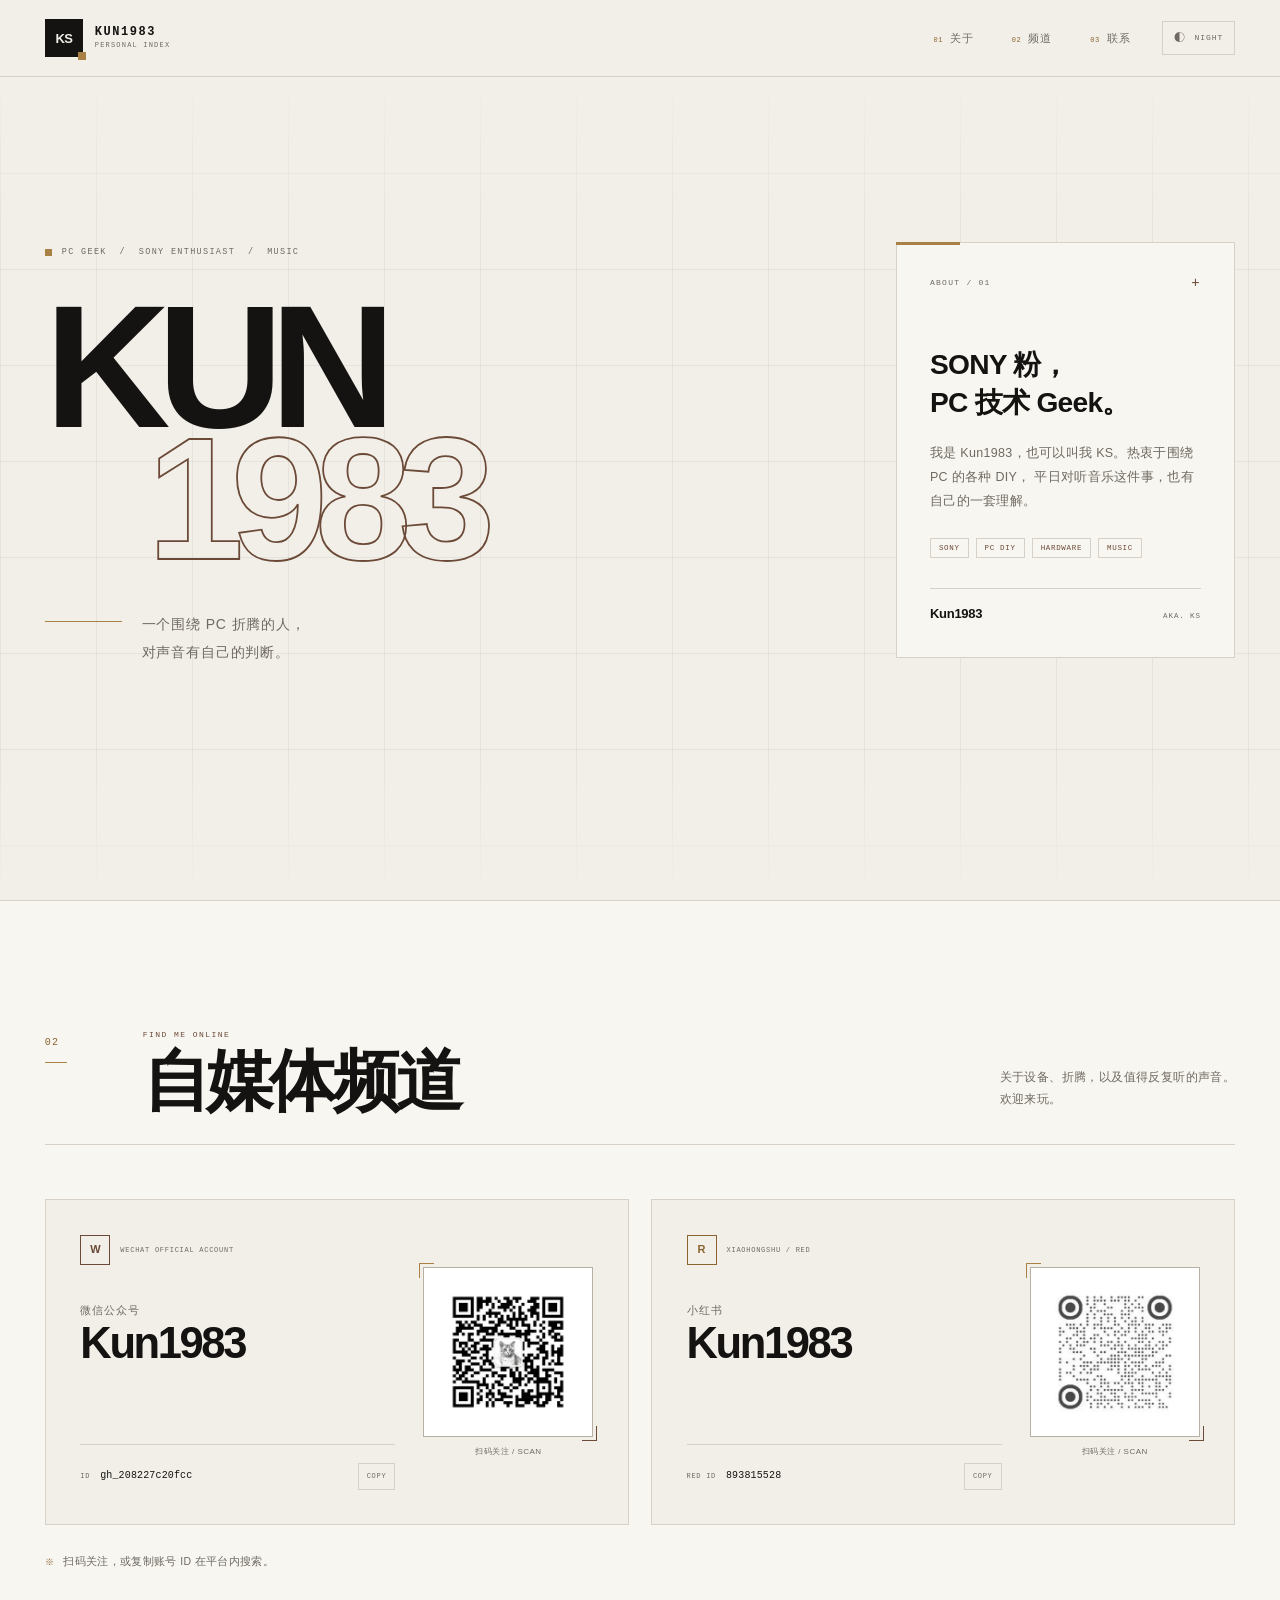
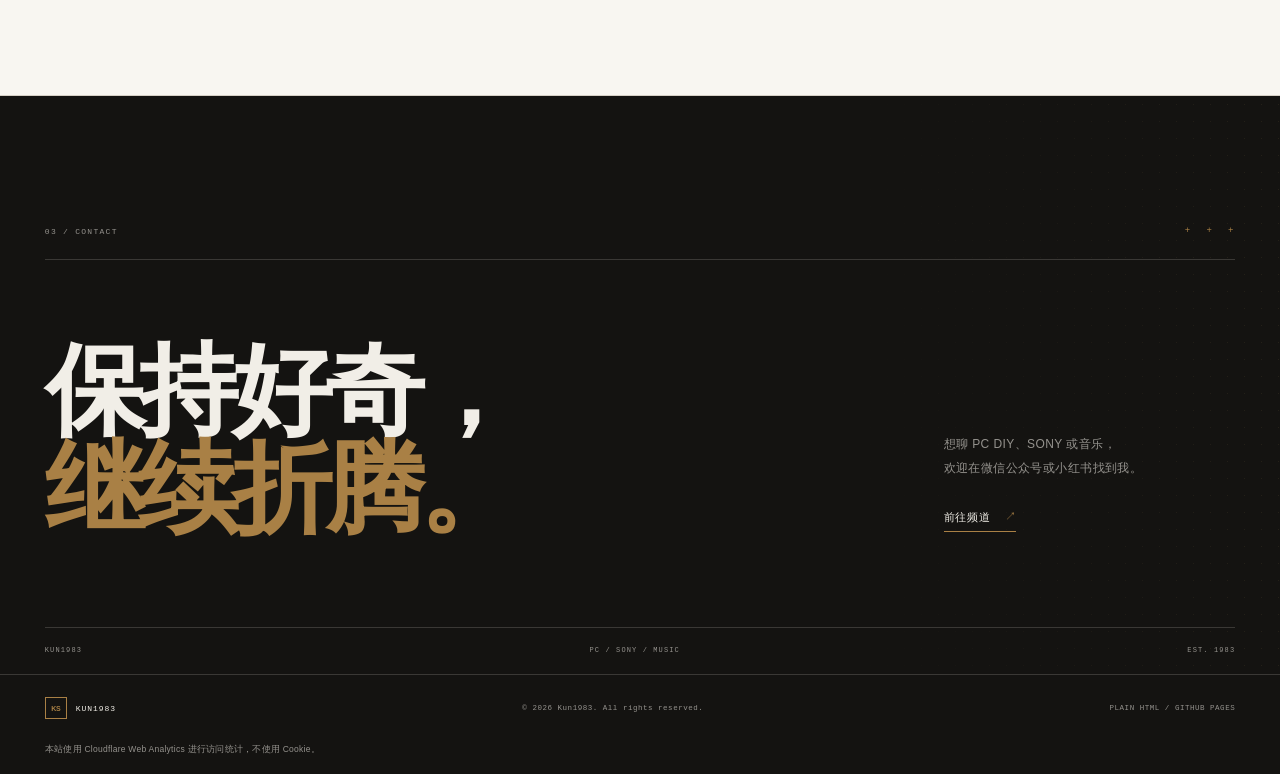
<file: index.html>
<!doctype html>
<html lang="zh-CN" data-theme="light">
<head>
  <meta charset="utf-8">
  <meta name="viewport" content="width=device-width, initial-scale=1">
  <title>Kun1983 — PC DIY / SONY / MUSIC</title>
  <meta name="description" content="Kun1983（KS）的个人主页。SONY 爱好者、PC 技术 Geek，热衷 PC DIY，也对音乐有自己的理解。欢迎在微信公众号和小红书找到我。">
  <link rel="canonical" href="https://kun1983.com/">
  <meta name="theme-color" content="#f2efe9">
  <meta name="color-scheme" content="light dark">
  <meta name="format-detection" content="telephone=no">

  <meta property="og:type" content="website">
  <meta property="og:locale" content="zh_CN">
  <meta property="og:site_name" content="Kun1983">
  <meta property="og:title" content="Kun1983 — PC DIY / SONY / MUSIC">
  <meta property="og:description" content="SONY 爱好者、PC 技术 Geek。关于 PC DIY、设备与音乐的个人索引。">
  <meta property="og:url" content="https://kun1983.com/">
  <meta property="og:image" content="https://kun1983.com/assets/img/og-cover.png">
  <meta property="og:image:width" content="1200">
  <meta property="og:image:height" content="630">
  <meta property="og:image:alt" content="Kun1983 — PC GEEK / SONY ENTHUSIAST / MUSIC">
  <meta name="twitter:card" content="summary_large_image">
  <meta name="twitter:title" content="Kun1983 — PC DIY / SONY / MUSIC">
  <meta name="twitter:description" content="SONY 爱好者、PC 技术 Geek。关于 PC DIY、设备与音乐的个人索引。">
  <meta name="twitter:image" content="https://kun1983.com/assets/img/og-cover.png">

  <link rel="icon" href="assets/img/favicon.svg" type="image/svg+xml">
  <link rel="apple-touch-icon" href="assets/img/apple-touch-icon.png">
  <link rel="manifest" href="site.webmanifest">
  <link rel="stylesheet" href="assets/css/style.css">

  <script>
    document.documentElement.classList.add('js');
    try {
      var saved = localStorage.getItem('ks-theme');
      var preferred = window.matchMedia('(prefers-color-scheme: dark)').matches ? 'dark' : 'light';
      document.documentElement.dataset.theme = saved === 'light' || saved === 'dark' ? saved : preferred;
    } catch (error) {}
  </script>
  <noscript>
    <style>
      .qr-image { opacity: 1 !important; }
      .qr-fallback { display: none !important; }
    </style>
  </noscript>

  <script type="application/ld+json">
  {
    "@context": "https://schema.org",
    "@type": "Person",
    "name": "Kun1983",
    "alternateName": "KS",
    "url": "https://kun1983.com/",
    "description": "SONY 爱好者、PC 技术 Geek，热衷 PC DIY，也对音乐有自己的理解。"
  }
  </script>
</head>
<body>
  <a class="skip-link" href="#main">跳至主要内容</a>

  <header class="site-header">
    <div class="header-inner">
      <a class="brand" href="#top" aria-label="Kun1983 个人主页">
        <span class="brand-mark" aria-hidden="true">KS</span>
        <span class="brand-word">
          <span class="brand-name">KUN1983</span>
          <span class="brand-sub">PERSONAL INDEX</span>
        </span>
      </a>

      <nav class="site-nav" aria-label="主导航">
        <a href="#about"><span>01</span>关于</a>
        <a href="#channels"><span>02</span>频道</a>
        <a href="#contact"><span>03</span>联系</a>
      </nav>

      <button class="theme-toggle" id="themeToggle" type="button" aria-label="切换深色模式">
        <span class="theme-glyph" aria-hidden="true">◐</span>
        <span class="theme-text">NIGHT</span>
      </button>
    </div>
  </header>

  <main id="main">
    <section class="hero" id="top" aria-labelledby="hero-title">
      <div class="wrap">
        <div class="hero-grid">
          <div class="hero-main">
            <p class="eyebrow">
              <span class="signal" aria-hidden="true"></span>
              PC GEEK&nbsp;&nbsp;/&nbsp;&nbsp;SONY ENTHUSIAST&nbsp;&nbsp;/&nbsp;&nbsp;MUSIC
            </p>

            <h1 class="hero-title" id="hero-title" aria-label="Kun1983">
              <span class="hero-line hero-line--kun"><span>KUN</span></span>
              <span class="hero-line hero-line--year"><span>1983</span></span>
            </h1>

            <div class="hero-sub">
              <span class="hero-rule" aria-hidden="true"></span>
              <p>一个围绕 PC 折腾的人，<br>对声音有自己的判断。</p>
            </div>
          </div>

          <aside class="about-card" id="about" data-reveal aria-labelledby="about-title">
            <div class="card-meta">
              <span>ABOUT / 01</span>
              <span class="card-cross" aria-hidden="true">+</span>
            </div>

            <h2 class="about-title" id="about-title">SONY 粉，<br>PC 技术 Geek。</h2>

            <p class="about-copy">
              我是 Kun1983，也可以叫我 KS。热衷于围绕 PC 的各种 DIY，
              平日对听音乐这件事，也有自己的一套理解。
            </p>

            <ul class="tag-list" aria-label="兴趣标签">
              <li>SONY</li>
              <li>PC DIY</li>
              <li>HARDWARE</li>
              <li>MUSIC</li>
            </ul>

            <div class="card-foot">
              <span class="card-sign">Kun1983</span>
              <span>AKA. KS</span>
            </div>
          </aside>
        </div>

        <div class="hero-bottom" data-reveal style="--delay: 180ms">
          <dl class="hero-meta">
            <div>
              <dt>BASED</dt>
              <dd>CHINA / UTC+8</dd>
            </div>
            <div>
              <dt>FOCUS</dt>
              <dd>PC DIY &amp; AUDIO</dd>
            </div>
            <div>
              <dt>STATUS</dt>
              <dd><span class="status-dot" aria-hidden="true"></span>OPEN TO CHAT</dd>
            </div>
          </dl>

          <a class="scroll-cue" href="#channels">
            <span>EXPLORE</span>
            <span class="scroll-line" aria-hidden="true"></span>
            <span class="scroll-arrow" aria-hidden="true">↓</span>
          </a>
        </div>
      </div>
    </section>

    <section class="channels" id="channels" aria-labelledby="channels-title">
      <div class="wrap">
        <div class="section-head" data-reveal>
          <p class="section-no">02</p>
          <div class="section-heading">
            <p class="section-kicker">FIND ME ONLINE</p>
            <h2 id="channels-title">自媒体频道</h2>
          </div>
          <p class="section-note">
            关于设备、折腾，以及值得反复听的声音。<br>
            欢迎来玩。
          </p>
        </div>

        <div class="channel-grid">
          <article class="channel channel--wechat" data-reveal>
            <div class="channel-body">
              <div class="channel-top">
                <span class="channel-badge" aria-hidden="true">W</span>
                <span class="channel-platform">WECHAT OFFICIAL ACCOUNT</span>
              </div>

              <h3>微信公众号</h3>
              <p class="channel-name">Kun1983</p>

              <div class="channel-id">
                <span class="id-label">ID</span>
                <code>gh_208227c20fcc</code>
                <button class="copy-btn" type="button" data-copy="gh_208227c20fcc" aria-label="复制微信公众号 ID">
                  <span>COPY</span>
                </button>
              </div>
            </div>

            <div class="qr-wrap">
              <div class="qr-frame">
                <div class="qr-fallback" aria-hidden="true">
                  <span class="qr-mono">KS</span>
                  <span class="qr-tag">WECHAT / QR</span>
                </div>
                <img class="qr-image" src="assets/img/wechat-qr.png" alt="Kun1983 微信公众号二维码" width="640" height="640" loading="lazy" decoding="async" data-qr-image>
              </div>
              <span class="qr-note" data-qr-note>扫码关注 / SCAN</span>
            </div>
          </article>

          <article class="channel channel--red" data-reveal style="--delay: 100ms">
            <div class="channel-body">
              <div class="channel-top">
                <span class="channel-badge" aria-hidden="true">R</span>
                <span class="channel-platform">XIAOHONGSHU / RED</span>
              </div>

              <h3>小红书</h3>
              <p class="channel-name">Kun1983</p>

              <div class="channel-id">
                <span class="id-label">RED ID</span>
                <code>893815528</code>
                <button class="copy-btn" type="button" data-copy="893815528" aria-label="复制小红书号">
                  <span>COPY</span>
                </button>
              </div>
            </div>

            <div class="qr-wrap">
              <div class="qr-frame">
                <div class="qr-fallback" aria-hidden="true">
                  <span class="qr-mono">KS</span>
                  <span class="qr-tag">RED / QR</span>
                </div>
                <img class="qr-image" src="assets/img/xiaohongshu-qr.png" alt="Kun1983 小红书二维码" width="640" height="640" loading="lazy" decoding="async" data-qr-image>
              </div>
              <span class="qr-note" data-qr-note>扫码关注 / SCAN</span>
            </div>
          </article>
        </div>

        <p class="channels-footnote" data-reveal>
          <span class="footnote-mark" aria-hidden="true">※</span>
          扫码关注，或复制账号 ID 在平台内搜索。
        </p>
      </div>
    </section>

    <section class="outro" id="contact" aria-labelledby="contact-title">
      <div class="wrap">
        <div class="outro-meta" data-reveal>
          <span>03 / CONTACT</span>
          <span class="outro-dots" aria-hidden="true">+&nbsp;&nbsp;+&nbsp;&nbsp;+</span>
        </div>

        <div class="outro-grid">
          <h2 id="contact-title" data-reveal>
            保持好奇，<br>
            <span>继续折腾。</span>
          </h2>

          <div class="outro-copy" data-reveal style="--delay: 120ms">
            <p>
              想聊 PC DIY、SONY 或音乐，<br>
              欢迎在微信公众号或小红书找到我。
            </p>
            <a class="text-link" href="#channels">
              前往频道
              <span aria-hidden="true">↗</span>
            </a>
          </div>
        </div>

        <div class="outro-sign" data-reveal>
          <span>KUN1983</span>
          <span>PC / SONY / MUSIC</span>
          <span>EST. 1983</span>
        </div>
      </div>
    </section>
  </main>

  <footer class="site-footer">
    <div class="wrap footer-inner">
      <a class="footer-brand" href="#top" aria-label="回到顶部">
        <span class="footer-mark" aria-hidden="true">KS</span>
        <span>KUN1983</span>
      </a>
      <p>© <span id="year">2026</span> Kun1983. All rights reserved.</p>
      <p class="footer-build">PLAIN HTML / GITHUB PAGES</p>
    </div>
    <p class="footer-legal wrap">本站使用 Cloudflare Web Analytics 进行访问统计，不使用 Cookie。</p>
  </footer>

  <p class="sr-only" id="liveRegion" aria-live="polite"></p>
  <script src="assets/js/main.js" defer></script>

  <!-- Cloudflare Web Analytics -->
  <script type="module" src="https://static.cloudflareinsights.com/beacon.min.js" data-cf-beacon='{"token":"dbdfa4ab18014774be7511680cbc0272"}'></script>
  <!-- End Cloudflare Web Analytics -->
</body>
</html>
</file>
<file: assets/css/style.css>
/* =========================================================
   KUN1983 — Personal Index
   Palette: paper, ink, graphite, coffee, muted gold
   ========================================================= */

:root {
  --bg: #f2efe9;
  --surface: #f8f6f1;
  --ink: #141311;
  --muted: #6f6a62;
  --line: #d6d0c6;
  --line-strong: #b8b0a3;

  --coffee: #6b4a37;
  --coffee-deep: #4e3325;
  --gold: #a98045;
  --gold-ink: #8a642f;
  --gold-soft: #e6dcc7;

  --dark: #141311;
  --on-dark: #f1eee7;
  --on-dark-muted: rgba(241, 238, 231, 0.58);
  --on-dark-line: rgba(241, 238, 231, 0.17);
  --grid: rgba(20, 19, 17, 0.052);

  --font-sans: "Helvetica Neue", Helvetica, Arial, "PingFang SC",
    "Hiragino Sans GB", "Microsoft YaHei", "Noto Sans SC", sans-serif;
  --font-display: "Helvetica Neue", "Arial Black", Arial, "PingFang SC",
    "Microsoft YaHei", sans-serif;
  --font-mono: "SFMono-Regular", "Cascadia Mono", "Roboto Mono", Consolas,
    "Liberation Mono", monospace;

  --ease: cubic-bezier(0.22, 1, 0.36, 1);
  --gutter: clamp(1.25rem, 3.5vw, 3rem);
  --max-width: 1340px;
}

[data-theme="dark"] {
  --bg: #11100e;
  --surface: #171512;
  --ink: #f1ede5;
  --muted: #9a9287;
  --line: #302c26;
  --line-strong: #4b443b;

  --coffee: #c59b7b;
  --coffee-deep: #dab697;
  --gold: #d1ae6b;
  --gold-ink: #d1ae6b;
  --gold-soft: #3a3022;

  --dark: #0c0b0a;
  --on-dark: #f1ede5;
  --on-dark-muted: rgba(241, 237, 229, 0.58);
  --on-dark-line: rgba(241, 237, 229, 0.17);
  --grid: rgba(241, 237, 229, 0.048);
}

/* ---------- Reset ---------- */

*,
*::before,
*::after {
  box-sizing: border-box;
}

html {
  scroll-behavior: smooth;
  scroll-padding-top: 96px;
}

body {
  margin: 0;
  background: var(--bg);
  color: var(--ink);
  font-family: var(--font-sans);
  font-size: 16px;
  line-height: 1.65;
  -webkit-font-smoothing: antialiased;
  -moz-osx-font-smoothing: grayscale;
  text-rendering: optimizeLegibility;
  overflow-x: hidden;
}

body,
.site-header,
.channels,
.channel,
.about-card,
.site-footer {
  transition:
    background-color 0.3s ease,
    color 0.3s ease,
    border-color 0.3s ease;
}

::selection {
  background: var(--coffee);
  color: #fffdf8;
}

h1,
h2,
h3,
p,
dl,
dd,
figure {
  margin: 0;
}

ul {
  margin: 0;
  padding: 0;
  list-style: none;
}

a {
  color: inherit;
  text-decoration: none;
}

button,
code {
  font: inherit;
}

button {
  color: inherit;
}

img {
  display: block;
  max-width: 100%;
}

:focus-visible {
  outline: 2px solid var(--gold);
  outline-offset: 4px;
}

/* ---------- Utilities ---------- */

.wrap {
  width: 100%;
  max-width: var(--max-width);
  margin-inline: auto;
  padding-inline: var(--gutter);
}

.sr-only {
  position: absolute;
  width: 1px;
  height: 1px;
  padding: 0;
  margin: -1px;
  overflow: hidden;
  clip: rect(0, 0, 0, 0);
  white-space: nowrap;
  border: 0;
}

.skip-link {
  position: fixed;
  top: 12px;
  left: 12px;
  z-index: 999;
  padding: 10px 14px;
  background: var(--ink);
  color: var(--bg);
  font-family: var(--font-mono);
  font-size: 10px;
  letter-spacing: 0.08em;
  transform: translateY(-150%);
  transition: transform 0.2s ease;
}

.skip-link:focus {
  transform: translateY(0);
}

/* ---------- Header ---------- */

.site-header {
  position: sticky;
  top: 0;
  z-index: 100;
  background: var(--bg);
  border-bottom: 1px solid var(--line);
}

.header-inner {
  width: 100%;
  max-width: var(--max-width);
  min-height: 76px;
  margin-inline: auto;
  padding-inline: var(--gutter);
  display: flex;
  align-items: center;
  justify-content: space-between;
  gap: 32px;
}

.brand {
  display: inline-flex;
  align-items: center;
  gap: 12px;
  flex: 0 0 auto;
}

.brand-mark {
  position: relative;
  display: grid;
  width: 38px;
  height: 38px;
  place-items: center;
  background: var(--ink);
  color: var(--bg);
  font-family: var(--font-display);
  font-size: 13px;
  font-weight: 900;
  letter-spacing: -0.05em;
  line-height: 1;
}

.brand-mark::after {
  content: "";
  position: absolute;
  right: -3px;
  bottom: -3px;
  width: 8px;
  height: 8px;
  background: var(--gold);
}

.brand-word {
  display: flex;
  flex-direction: column;
  gap: 2px;
}

.brand-name {
  font-family: var(--font-mono);
  font-size: 12px;
  font-weight: 700;
  letter-spacing: 0.13em;
  line-height: 1.1;
}

.brand-sub {
  color: var(--muted);
  font-family: var(--font-mono);
  font-size: 7px;
  letter-spacing: 0.17em;
  line-height: 1.2;
}

.site-nav {
  display: flex;
  align-items: center;
  gap: clamp(20px, 3vw, 38px);
  margin-left: auto;
}

.site-nav a {
  position: relative;
  display: inline-flex;
  align-items: baseline;
  gap: 7px;
  padding: 6px 0;
  color: var(--muted);
  font-size: 11px;
  letter-spacing: 0.08em;
  transition: color 0.2s ease;
}

.site-nav a span {
  color: var(--gold-ink);
  font-family: var(--font-mono);
  font-size: 7px;
  letter-spacing: 0.08em;
}

.site-nav a::after {
  content: "";
  position: absolute;
  right: 0;
  bottom: 2px;
  left: 0;
  height: 1px;
  background: var(--ink);
  transform: scaleX(0);
  transform-origin: right;
  transition: transform 0.3s var(--ease);
}

.site-nav a:hover {
  color: var(--ink);
}

.site-nav a:hover::after {
  transform: scaleX(1);
  transform-origin: left;
}

.theme-toggle {
  display: inline-flex;
  align-items: center;
  gap: 8px;
  min-height: 34px;
  padding: 7px 11px;
  border: 1px solid var(--line);
  border-radius: 0;
  background: transparent;
  color: var(--muted);
  font-family: var(--font-mono);
  font-size: 8px;
  letter-spacing: 0.12em;
  cursor: pointer;
  transition:
    color 0.2s ease,
    background-color 0.2s ease,
    border-color 0.2s ease;
}

.theme-toggle:hover {
  border-color: var(--ink);
  background: var(--ink);
  color: var(--bg);
}

.theme-glyph {
  font-size: 11px;
  line-height: 1;
}

/* ---------- Hero ---------- */

.hero {
  position: relative;
  overflow: hidden;
}

.hero::before {
  content: "";
  position: absolute;
  inset: 0;
  pointer-events: none;
  background-image:
    linear-gradient(var(--grid) 1px, transparent 1px),
    linear-gradient(90deg, var(--grid) 1px, transparent 1px);
  background-size: 96px 96px;
  -webkit-mask-image: linear-gradient(
    to bottom,
    transparent 0%,
    #000 18%,
    #000 82%,
    transparent 100%
  );
  mask-image: linear-gradient(
    to bottom,
    transparent 0%,
    #000 18%,
    #000 82%,
    transparent 100%
  );
}

.hero .wrap {
  position: relative;
  z-index: 1;
  display: flex;
  min-height: min(calc(100svh - 77px), 900px);
  flex-direction: column;
  padding-top: clamp(44px, 7vh, 74px);
}

.hero-grid {
  display: grid;
  flex: 1;
  grid-template-columns: minmax(0, 1.55fr) minmax(330px, 0.68fr);
  gap: clamp(36px, 6vw, 96px);
  align-items: center;
}

.hero-main {
  min-width: 0;
  padding-top: 12px;
}

.eyebrow {
  display: flex;
  align-items: center;
  gap: 10px;
  color: var(--muted);
  font-family: var(--font-mono);
  font-size: 8.5px;
  letter-spacing: 0.155em;
  line-height: 1.5;
}

.signal {
  position: relative;
  width: 7px;
  height: 7px;
  flex: 0 0 auto;
  background: var(--gold);
}

.signal::after {
  content: "";
  position: absolute;
  inset: -4px;
  border: 1px solid var(--gold);
  opacity: 0;
  animation: signal 2.8s ease-out infinite;
}

@keyframes signal {
  0% {
    opacity: 0.65;
    transform: scale(0.4);
  }
  70%,
  100% {
    opacity: 0;
    transform: scale(1.5);
  }
}

.hero-title {
  margin-top: clamp(24px, 3.5vw, 42px);
  font-family: var(--font-display);
  font-size: clamp(5.4rem, 13.6vw, 12.6rem);
  font-weight: 900;
  letter-spacing: -0.075em;
  line-height: 0.76;
  text-transform: uppercase;
}

.hero-line {
  display: block;
  overflow: hidden;
  padding-right: 0.06em;
}

.hero-line > span {
  display: inline-block;
}

.hero-line--kun {
  color: var(--ink);
}

.hero-line--year {
  margin-left: clamp(34px, 8vw, 118px);
  color: var(--coffee);
}

@supports (-webkit-text-stroke: 1px #000) {
  .hero-line--year {
    color: transparent;
    -webkit-text-stroke: clamp(1px, 0.14vw, 2px) var(--coffee);
    text-stroke: clamp(1px, 0.14vw, 2px) var(--coffee);
  }
}

.hero-sub {
  display: flex;
  align-items: flex-start;
  gap: 20px;
  margin-top: clamp(30px, 4vw, 46px);
}

.hero-rule {
  width: clamp(42px, 6vw, 78px);
  height: 1px;
  margin-top: 10px;
  flex: 0 0 auto;
  background: var(--gold);
}

.hero-sub p {
  color: var(--muted);
  font-size: clamp(12px, 1.15vw, 14px);
  letter-spacing: 0.06em;
  line-height: 1.95;
  text-wrap: pretty;
}

/* ---------- About card ---------- */

.about-card {
  position: relative;
  align-self: center;
  margin-bottom: 0;
  padding: clamp(24px, 2.6vw, 34px);
  border: 1px solid var(--line);
  background: var(--surface);
}

.about-card::before {
  content: "";
  position: absolute;
  top: -1px;
  left: -1px;
  width: 64px;
  height: 3px;
  background: var(--gold);
}

.card-meta {
  display: flex;
  align-items: center;
  justify-content: space-between;
  color: var(--muted);
  font-family: var(--font-mono);
  font-size: 8px;
  letter-spacing: 0.16em;
}

.card-cross {
  color: var(--coffee);
  font-size: 14px;
  font-weight: 300;
  line-height: 1;
}

.about-title {
  margin-top: clamp(34px, 5vw, 56px);
  font-size: clamp(23px, 2.2vw, 30px);
  font-weight: 700;
  letter-spacing: -0.025em;
  line-height: 1.36;
  text-wrap: balance;
}

.about-copy {
  margin-top: 18px;
  color: var(--muted);
  font-size: 12.5px;
  letter-spacing: 0.025em;
  line-height: 1.95;
  text-wrap: pretty;
}

.tag-list {
  display: flex;
  flex-wrap: wrap;
  gap: 7px;
  margin-top: 24px;
}

.tag-list li {
  padding: 5px 8px 4px;
  border: 1px solid var(--line);
  color: var(--coffee);
  font-family: var(--font-mono);
  font-size: 7.5px;
  letter-spacing: 0.09em;
  line-height: 1.2;
}

.card-foot {
  display: flex;
  align-items: baseline;
  justify-content: space-between;
  gap: 16px;
  margin-top: 30px;
  padding-top: 14px;
  border-top: 1px solid var(--line);
  color: var(--muted);
  font-family: var(--font-mono);
  font-size: 7.5px;
  letter-spacing: 0.12em;
}

.card-sign {
  color: var(--ink);
  font-family: var(--font-display);
  font-size: 13px;
  font-weight: 700;
  letter-spacing: -0.02em;
}

/* ---------- Hero footer ---------- */

.hero-bottom {
  display: flex;
  align-items: flex-end;
  justify-content: space-between;
  gap: 40px;
  margin-top: clamp(52px, 7vh, 82px);
  padding: 22px 0 28px;
  border-top: 1px solid var(--line);
}

.hero-meta {
  display: flex;
  flex-wrap: wrap;
  gap: 26px clamp(30px, 5vw, 66px);
}

.hero-meta dt {
  color: var(--muted);
  font-family: var(--font-mono);
  font-size: 7px;
  letter-spacing: 0.16em;
  line-height: 1.2;
}

.hero-meta dd {
  margin-top: 5px;
  color: var(--ink);
  font-family: var(--font-mono);
  font-size: 9px;
  letter-spacing: 0.09em;
  line-height: 1.4;
  white-space: nowrap;
}

.status-dot {
  display: inline-block;
  width: 5px;
  height: 5px;
  margin-right: 6px;
  background: var(--gold);
  vertical-align: 1px;
}

.scroll-cue {
  display: inline-flex;
  flex: 0 0 auto;
  align-items: center;
  gap: 11px;
  color: var(--muted);
  font-family: var(--font-mono);
  font-size: 7.5px;
  letter-spacing: 0.16em;
  transition: color 0.2s ease;
}

.scroll-cue:hover {
  color: var(--ink);
}

.scroll-line {
  width: clamp(28px, 4vw, 56px);
  height: 1px;
  background: var(--line-strong);
  transition: background-color 0.2s ease;
}

.scroll-cue:hover .scroll-line {
  background: var(--gold);
}

.scroll-arrow {
  display: inline-block;
  animation: nudge 2.4s ease-in-out infinite;
}

@keyframes nudge {
  0%,
  100% {
    transform: translateY(-2px);
  }
  50% {
    transform: translateY(3px);
  }
}

/* ---------- Channels ---------- */

.channels {
  padding: clamp(78px, 10vw, 128px) 0 clamp(80px, 10vw, 124px);
  border-top: 1px solid var(--line);
  border-bottom: 1px solid var(--line);
  background: var(--surface);
}

.section-head {
  display: grid;
  grid-template-columns: 70px minmax(0, 1fr) minmax(245px, 350px);
  gap: 28px;
  align-items: end;
  padding-bottom: 30px;
  border-bottom: 1px solid var(--line);
}

.section-no {
  align-self: start;
  padding-top: 6px;
  color: var(--gold-ink);
  font-family: var(--font-mono);
  font-size: 10px;
  letter-spacing: 0.12em;
}

.section-no::after {
  content: "";
  display: block;
  width: 22px;
  height: 1px;
  margin-top: 10px;
  background: var(--gold);
}

.section-kicker {
  color: var(--coffee);
  font-family: var(--font-mono);
  font-size: 8px;
  letter-spacing: 0.18em;
  line-height: 1.4;
}

.section-heading h2 {
  margin-top: 9px;
  font-size: clamp(2.65rem, 5.2vw, 4.6rem);
  font-weight: 700;
  letter-spacing: -0.055em;
  line-height: 0.98;
  text-wrap: balance;
}

.section-note {
  justify-self: end;
  max-width: 350px;
  padding-bottom: 4px;
  color: var(--muted);
  font-size: 11.5px;
  letter-spacing: 0.035em;
  line-height: 1.95;
  text-wrap: pretty;
}

.channel-grid {
  display: grid;
  grid-template-columns: repeat(2, minmax(0, 1fr));
  gap: 22px;
  margin-top: clamp(36px, 4.5vw, 54px);
}

.channel {
  --accent: var(--coffee);
  position: relative;
  display: grid;
  min-height: 326px;
  grid-template-columns: minmax(0, 1fr) 170px;
  gap: clamp(18px, 2.2vw, 30px);
  padding: clamp(24px, 2.7vw, 36px);
  border: 1px solid var(--line);
  background: var(--bg);
  transition:
    border-color 0.35s ease,
    background-color 0.35s ease;
}

.channel--red {
  --accent: var(--gold-ink);
}

.channel::before {
  content: "";
  position: absolute;
  top: -1px;
  left: -1px;
  width: 0;
  height: 3px;
  background: var(--accent);
  transition: width 0.55s var(--ease);
}

.channel:hover {
  border-color: var(--line-strong);
}

.channel:hover::before {
  width: calc(100% + 2px);
}

.channel-body {
  display: flex;
  min-width: 0;
  flex-direction: column;
}

.channel-top {
  display: flex;
  align-items: center;
  gap: 10px;
}

.channel-badge {
  display: grid;
  width: 30px;
  height: 30px;
  flex: 0 0 auto;
  place-items: center;
  border: 1px solid var(--accent);
  color: var(--accent);
  font-family: var(--font-display);
  font-size: 11px;
  font-weight: 800;
  line-height: 1;
}

.channel-platform {
  color: var(--muted);
  font-family: var(--font-mono);
  font-size: 7px;
  letter-spacing: 0.105em;
  line-height: 1.45;
}

.channel h3 {
  margin-top: clamp(26px, 3.2vw, 38px);
  color: var(--muted);
  font-size: 11px;
  font-weight: 500;
  letter-spacing: 0.09em;
  line-height: 1.4;
}

.channel-name {
  margin-top: 4px;
  font-family: var(--font-display);
  font-size: clamp(2rem, 3.4vw, 2.9rem);
  font-weight: 800;
  letter-spacing: -0.055em;
  line-height: 1;
}

.channel-id {
  display: flex;
  flex-wrap: wrap;
  align-items: center;
  gap: 8px 10px;
  margin-top: auto;
  padding-top: 18px;
  border-top: 1px solid var(--line);
}

.id-label {
  color: var(--muted);
  font-family: var(--font-mono);
  font-size: 7px;
  letter-spacing: 0.1em;
  white-space: nowrap;
}

.channel-id code {
  min-width: 0;
  color: var(--ink);
  font-family: var(--font-mono);
  font-size: 10px;
  letter-spacing: 0.015em;
  line-height: 1.4;
  overflow-wrap: anywhere;
}

.copy-btn {
  display: inline-flex;
  align-items: center;
  justify-content: center;
  min-height: 27px;
  margin-left: auto;
  padding: 5px 8px;
  border: 1px solid var(--line);
  border-radius: 0;
  background: transparent;
  color: var(--muted);
  font-family: var(--font-mono);
  font-size: 7px;
  letter-spacing: 0.1em;
  line-height: 1.3;
  cursor: pointer;
  transition:
    color 0.2s ease,
    background-color 0.2s ease,
    border-color 0.2s ease;
}

.copy-btn:hover {
  border-color: var(--ink);
  background: var(--ink);
  color: var(--bg);
}

.copy-btn.is-copied {
  border-color: var(--coffee);
  background: var(--coffee);
  color: #fffdf8;
}

.qr-wrap {
  display: flex;
  align-self: center;
  flex-direction: column;
  align-items: center;
  gap: 9px;
}

.qr-frame {
  position: relative;
  width: 170px;
  max-width: 100%;
  aspect-ratio: 1;
  padding: 10px;
  border: 1px solid var(--line-strong);
  background: #fff;
}

.qr-frame::before,
.qr-frame::after {
  content: "";
  position: absolute;
  width: 15px;
  height: 15px;
  pointer-events: none;
}

.qr-frame::before {
  top: -5px;
  left: -5px;
  border-top: 1px solid var(--gold);
  border-left: 1px solid var(--gold);
}

.qr-frame::after {
  right: -5px;
  bottom: -5px;
  border-right: 1px solid var(--coffee);
  border-bottom: 1px solid var(--coffee);
}

.qr-fallback {
  position: absolute;
  inset: 10px;
  display: flex;
  flex-direction: column;
  align-items: center;
  justify-content: center;
  gap: 7px;
  overflow: hidden;
  background-color: #fbfaf7;
  background-image: radial-gradient(circle, #d8d2c8 0.7px, transparent 0.8px);
  background-size: 6px 6px;
  color: #161512;
  transition: opacity 0.3s ease;
}

.qr-fallback::before {
  content: "";
  position: absolute;
  width: 94px;
  height: 76px;
  border: 1px solid #ded8ce;
  background: #fbfaf7;
}

.qr-mono,
.qr-tag {
  position: relative;
  z-index: 1;
}

.qr-mono {
  font-family: var(--font-display);
  font-size: 35px;
  font-weight: 900;
  letter-spacing: -0.08em;
  line-height: 1;
}

.qr-tag {
  color: #73513d;
  font-family: var(--font-mono);
  font-size: 6px;
  letter-spacing: 0.16em;
  line-height: 1.2;
}

.qr-image {
  position: absolute;
  inset: 10px;
  z-index: 2;
  width: calc(100% - 20px);
  height: calc(100% - 20px);
  background: #fff;
  object-fit: contain;
  opacity: 0;
  transition: opacity 0.3s ease;
}

.qr-frame.has-qr .qr-image {
  opacity: 1;
}

.qr-frame.has-qr .qr-fallback {
  opacity: 0;
}

.qr-note {
  color: var(--muted);
  font-size: 8px;
  letter-spacing: 0.06em;
  line-height: 1.4;
}

.channels-footnote {
  display: flex;
  align-items: baseline;
  gap: 9px;
  margin-top: 28px;
  color: var(--muted);
  font-size: 10.5px;
  letter-spacing: 0.035em;
}

.footnote-mark {
  color: var(--gold-ink);
  font-family: var(--font-mono);
  font-size: 9px;
}

/* ---------- Outro ---------- */

.outro {
  position: relative;
  overflow: hidden;
  padding: clamp(86px, 10vw, 132px) 0 0;
  background: var(--dark);
  color: var(--on-dark);
}

.outro::before {
  content: "";
  position: absolute;
  top: 0;
  right: 0;
  width: 34%;
  height: 100%;
  pointer-events: none;
  background-image: radial-gradient(
    circle,
    rgba(209, 174, 107, 0.2) 0.7px,
    transparent 0.9px
  );
  background-size: 17px 17px;
  -webkit-mask-image: linear-gradient(
    to left,
    rgba(0, 0, 0, 0.85),
    transparent
  );
  mask-image: linear-gradient(to left, rgba(0, 0, 0, 0.85), transparent);
  opacity: 0.55;
}

.outro .wrap {
  position: relative;
  z-index: 1;
}

.outro-meta {
  display: flex;
  align-items: center;
  justify-content: space-between;
  padding-bottom: 20px;
  border-bottom: 1px solid var(--on-dark-line);
  color: var(--on-dark-muted);
  font-family: var(--font-mono);
  font-size: 8px;
  letter-spacing: 0.16em;
}

.outro-dots {
  color: var(--gold);
  font-size: 9px;
  letter-spacing: 0.2em;
}

.outro-grid {
  display: grid;
  grid-template-columns: minmax(0, 1.55fr) minmax(260px, 0.55fr);
  gap: clamp(38px, 6vw, 90px);
  align-items: end;
  margin-top: clamp(52px, 6.5vw, 82px);
}

.outro h2 {
  font-size: clamp(3.2rem, 7.8vw, 7.6rem);
  font-weight: 700;
  letter-spacing: -0.065em;
  line-height: 0.98;
  text-wrap: balance;
}

.outro h2 span {
  color: var(--gold);
}

.outro-copy {
  padding-bottom: 6px;
}

.outro-copy p {
  color: var(--on-dark-muted);
  font-size: 12px;
  letter-spacing: 0.035em;
  line-height: 2;
  text-wrap: pretty;
}

.text-link {
  display: inline-flex;
  align-items: center;
  gap: 14px;
  margin-top: 28px;
  padding-bottom: 5px;
  border-bottom: 1px solid var(--gold);
  color: var(--on-dark);
  font-size: 11px;
  letter-spacing: 0.07em;
  transition:
    color 0.2s ease,
    gap 0.3s var(--ease);
}

.text-link span {
  color: var(--gold);
  font-family: var(--font-mono);
  font-size: 11px;
}

.text-link:hover {
  gap: 20px;
  color: var(--gold);
}

.outro-sign {
  display: flex;
  align-items: center;
  justify-content: space-between;
  gap: 24px;
  margin-top: clamp(58px, 7vw, 90px);
  padding: 17px 0;
  border-top: 1px solid var(--on-dark-line);
  color: var(--on-dark-muted);
  font-family: var(--font-mono);
  font-size: 7px;
  letter-spacing: 0.16em;
}

/* ---------- Footer ---------- */

.site-footer {
  background: var(--dark);
  color: var(--on-dark);
}

.footer-inner {
  display: flex;
  min-height: 68px;
  align-items: center;
  justify-content: space-between;
  gap: 24px;
  border-top: 1px solid var(--on-dark-line);
  color: var(--on-dark-muted);
  font-family: var(--font-mono);
  font-size: 7.5px;
  letter-spacing: 0.07em;
}

.footer-brand {
  display: inline-flex;
  align-items: center;
  gap: 9px;
  color: var(--on-dark);
  font-size: 8px;
  letter-spacing: 0.12em;
}

.footer-mark {
  display: grid;
  width: 22px;
  height: 22px;
  place-items: center;
  border: 1px solid var(--gold);
  color: var(--gold);
  font-family: var(--font-display);
  font-size: 7px;
  font-weight: 800;
  letter-spacing: -0.03em;
}

.footer-build {
  text-align: right;
}

.footer-legal {
  padding-bottom: 18px;
  color: var(--on-dark-muted);
  font-size: 8.5px;
  letter-spacing: 0.03em;
  line-height: 1.7;
}

/* ---------- Motion ---------- */

.js .hero-line > span {
  transform: translateY(112%);
  animation: line-rise 1.05s var(--ease) 0.08s forwards;
}

.js .hero-line--year > span {
  animation-delay: 0.18s;
}

.js .eyebrow,
.js .hero-sub {
  opacity: 0;
  animation: fade-up 0.9s var(--ease) 0.42s forwards;
}

.js .hero-sub {
  animation-delay: 0.54s;
}

.js [data-reveal] {
  opacity: 0;
  transform: translateY(24px);
  transition:
    opacity 0.8s var(--ease) var(--delay, 0ms),
    transform 0.8s var(--ease) var(--delay, 0ms);
}

.js [data-reveal].is-visible {
  opacity: 1;
  transform: translateY(0);
}

@keyframes line-rise {
  to {
    transform: translateY(0);
  }
}

@keyframes fade-up {
  from {
    opacity: 0;
    transform: translateY(14px);
  }
  to {
    opacity: 1;
    transform: translateY(0);
  }
}

/* ---------- Responsive ---------- */

@media (max-width: 1120px) {
  .hero-grid {
    grid-template-columns: minmax(0, 1.5fr) minmax(310px, 0.7fr);
    gap: 42px;
  }

  .hero-title {
    font-size: clamp(5rem, 13.7vw, 9.8rem);
  }

  .section-head {
    grid-template-columns: 54px minmax(0, 1fr) minmax(225px, 310px);
  }

  .channel {
    grid-template-columns: minmax(0, 1fr) 148px;
  }

  .qr-frame {
    width: 148px;
  }
}

@media (max-width: 940px) {
  .hero .wrap {
    min-height: 0;
    padding-top: 48px;
    padding-bottom: 22px;
  }

  .hero-grid {
    grid-template-columns: minmax(0, 1fr);
    gap: 46px;
    align-items: start;
  }

  .hero-main {
    padding-top: 0;
  }

  .hero-title {
    font-size: clamp(5.2rem, 18vw, 10rem);
  }

  .about-card {
    width: min(100%, 560px);
    margin-bottom: 0;
    justify-self: end;
  }

  .about-title {
    margin-top: 32px;
  }

  .hero-bottom {
    margin-top: 50px;
  }

  .section-head {
    grid-template-columns: 44px minmax(0, 1fr);
  }

  .section-note {
    grid-column: 2;
    justify-self: start;
    max-width: 420px;
    padding-top: 6px;
  }

  .channel-grid {
    grid-template-columns: 1fr;
  }

  .channel {
    min-height: 280px;
    grid-template-columns: minmax(0, 1fr) 170px;
  }

  .qr-frame {
    width: 170px;
  }

  .outro-grid {
    grid-template-columns: minmax(0, 1fr);
    gap: 34px;
  }

  .outro-copy {
    max-width: 380px;
  }
}

@media (max-width: 760px) {
  :root {
    --gutter: 20px;
  }

  html {
    scroll-padding-top: 82px;
  }

  .header-inner {
    min-height: 68px;
    gap: 16px;
  }

  .brand-mark {
    width: 34px;
    height: 34px;
    font-size: 12px;
  }

  .site-nav {
    display: none;
  }

  .theme-toggle {
    margin-left: auto;
  }

  .hero .wrap {
    padding-top: 38px;
  }

  .eyebrow {
    max-width: 290px;
    font-size: 7.5px;
    letter-spacing: 0.11em;
    line-height: 1.8;
  }

  .hero-title {
    margin-top: 30px;
    font-size: clamp(4.4rem, 21vw, 7.4rem);
    line-height: 0.8;
  }

  .hero-line--year {
    margin-left: clamp(24px, 10vw, 64px);
  }

  .hero-sub {
    gap: 14px;
    margin-top: 30px;
  }

  .hero-rule {
    width: 34px;
    margin-top: 9px;
  }

  .hero-sub p {
    font-size: 12px;
    line-height: 1.9;
  }

  .about-card {
    width: 100%;
    padding: 24px;
  }

  .about-copy {
    font-size: 12.5px;
  }

  .hero-bottom {
    margin-top: 40px;
    padding-bottom: 22px;
  }

  .hero-meta {
    display: grid;
    grid-template-columns: repeat(2, minmax(0, auto));
    gap: 18px 28px;
  }

  .hero-meta div:last-child {
    grid-column: 1 / -1;
  }

  .scroll-cue {
    display: none;
  }

  .channels {
    padding: 68px 0 72px;
  }

  .section-head {
    grid-template-columns: 32px minmax(0, 1fr);
    gap: 16px;
    padding-bottom: 24px;
  }

  .section-heading h2 {
    font-size: clamp(2.4rem, 11vw, 3.4rem);
  }

  .section-note {
    grid-column: 2;
    font-size: 11px;
    line-height: 1.9;
  }

  .channel-grid {
    margin-top: 30px;
    gap: 16px;
  }

  .channel {
    min-height: 0;
    grid-template-columns: minmax(0, 1fr) 136px;
    gap: 16px;
    padding: 22px;
  }

  .channel h3 {
    margin-top: 24px;
  }

  .channel-name {
    font-size: clamp(1.8rem, 8vw, 2.4rem);
  }

  .qr-frame {
    width: 136px;
  }

  .channel-id {
    padding-top: 15px;
  }

  .channel-id code {
    font-size: 9px;
  }

  .copy-btn {
    margin-left: 0;
  }

  .qr-note {
    font-size: 7.5px;
    letter-spacing: 0.04em;
  }

  .channels-footnote {
    margin-top: 24px;
    font-size: 9.5px;
  }

  .outro {
    padding-top: 70px;
  }

  .outro h2 {
    font-size: clamp(3rem, 14.5vw, 5rem);
  }

  .outro-sign {
    flex-wrap: wrap;
    gap: 12px 22px;
    margin-top: 50px;
    line-height: 1.8;
  }

  .footer-inner {
    flex-wrap: wrap;
    gap: 10px 22px;
    padding-top: 18px;
    padding-bottom: 18px;
    line-height: 1.8;
  }

  .footer-inner > p:nth-child(2) {
    order: 3;
    width: 100%;
  }

  .footer-build {
    margin-left: auto;
    text-align: right;
  }
}

@media (max-width: 560px) {
  .channel {
    grid-template-columns: minmax(0, 1fr);
  }

  .channel-body {
    min-height: 172px;
  }

  .qr-wrap {
    align-self: stretch;
    align-items: center;
    margin-top: 2px;
  }

  .qr-frame {
    width: 148px;
  }

  .qr-note {
    align-self: center;
  }

  .channel-id {
    margin-top: 24px;
  }

  .copy-btn {
    margin-left: auto;
  }
}

@media (max-width: 380px) {
  .brand-word {
    display: none;
  }

  .hero-title {
    font-size: 4.2rem;
  }

  .about-card {
    padding: 20px;
  }

  .outro-meta {
    font-size: 7px;
    letter-spacing: 0.11em;
  }
}

/* ---------- Reduced motion ---------- */

@media (prefers-reduced-motion: reduce) {
  html {
    scroll-behavior: auto;
  }

  *,
  *::before,
  *::after {
    animation-duration: 0.01ms !important;
    animation-iteration-count: 1 !important;
    transition-duration: 0.01ms !important;
    scroll-behavior: auto !important;
  }

  .js .hero-line > span,
  .js .eyebrow,
  .js .hero-sub,
  .js [data-reveal] {
    opacity: 1;
    transform: none;
  }
}

/* ---------- Print ---------- */

@media print {
  .site-header,
  .theme-toggle,
  .scroll-cue,
  .qr-fallback,
  .site-footer {
    display: none !important;
  }

  body {
    background: #fff;
    color: #000;
  }

  .hero .wrap {
    min-height: 0;
  }

  .channels,
  .outro {
    background: #fff;
    color: #000;
  }

  .outro h2 span,
  .outro-meta,
  .outro-copy p,
  .outro-sign {
    color: #000;
  }
}
</file>
